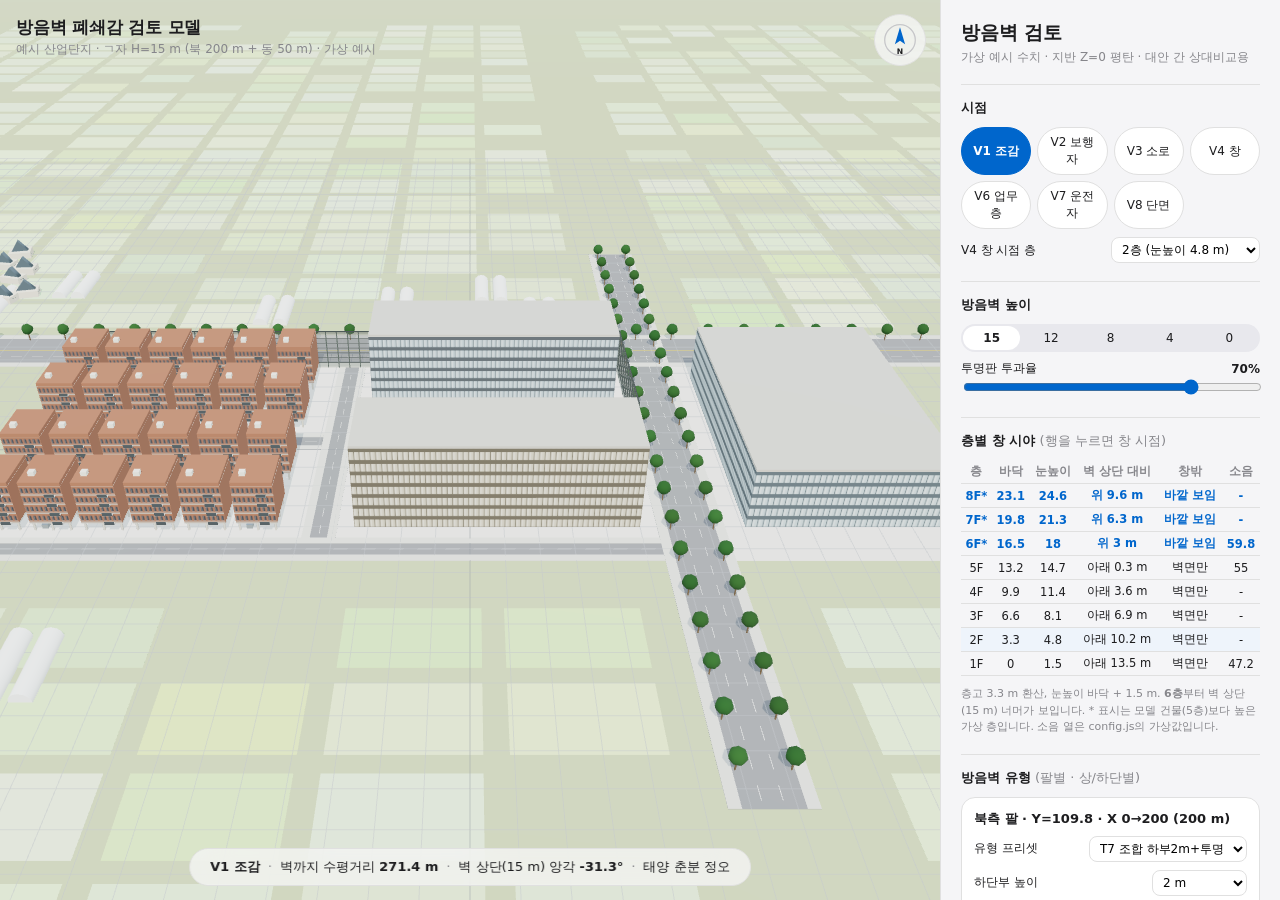
<file: 02_barrier-3d/index.html>
<!DOCTYPE html>
<html lang="ko">
<head>
<meta charset="utf-8">
<meta name="viewport" content="width=device-width, initial-scale=1">
<title>방음벽 폐쇄감 검토 모델</title>
<!--
  읽기 쉬운 소스판입니다. ES 모듈을 쓰므로 로컬 서버로 여십시오.
    python3 -m http.server 8000   →   http://localhost:8000/
  더블클릭으로 여는 단일 파일은 build_offline.py가 만듭니다(barrier-review-offline.html).
  수치는 config.js에서 바꿉니다.
-->
<script src="config.js"></script>
<script type="importmap">
{
  "imports": {
    "three": "./lib/three/three.module.min.js",
    "three/addons/controls/OrbitControls.js": "./lib/three/addons/controls/OrbitControls.js"
  }
}
</script>
<style>
  :root { --ink:#1d1d1f; --muted:#86868b; --hair:#e0e0e0; --blue:#0066cc; --parch:#f5f5f7; }
  * { box-sizing: border-box; }
  html, body { margin:0; height:100%; overflow:hidden; font-family: system-ui, -apple-system, BlinkMacSystemFont, "Apple SD Gothic Neo", "Malgun Gothic", sans-serif; color: var(--ink); }
  #stage { position:absolute; inset:0 340px 0 0; background:#dfe7ee; }
  #stage canvas { display:block; }
  #caption { position:absolute; top:16px; left:16px; z-index:5; pointer-events:none; }
  #caption h1 { margin:0; font-size:17px; font-weight:600; letter-spacing:-0.2px; }
  #caption p { margin:2px 0 0; font-size:12px; color:var(--muted); }
  #compass { position:absolute; top:14px; right:14px; z-index:6; width:52px; height:52px; border-radius:50%;
    background:rgba(245,245,247,0.8); backdrop-filter:blur(20px) saturate(180%); border:1px solid var(--hair);
    display:flex; align-items:center; justify-content:center; }
  #compassArrow { width:34px; height:34px; }
  #bottombar { position:absolute; left:50%; bottom:14px; transform:translateX(-50%); z-index:6; max-width:92%;
    background:rgba(245,245,247,0.8); backdrop-filter:blur(20px) saturate(180%); border:1px solid var(--hair);
    border-radius:9999px; padding:9px 20px; font-size:13px; white-space:nowrap; overflow:hidden; text-overflow:ellipsis; }
  #bottombar b { font-weight:600; }
  #bottombar .sep { color:var(--muted); margin:0 8px; }
  #cmpOverlay { position:absolute; inset:0; z-index:4; display:none; pointer-events:none; }
  #cmpOverlay .vline { position:absolute; left:50%; top:0; bottom:0; width:1px; background:rgba(255,255,255,0.9); }
  #cmpOverlay .hline { position:absolute; top:50%; left:0; right:0; height:1px; background:rgba(255,255,255,0.9); }
  #cmpOverlay .lbl { position:absolute; background:rgba(245,245,247,0.85); backdrop-filter:blur(12px);
    border:1px solid var(--hair); border-radius:9999px; padding:5px 12px; font-size:12px; font-weight:600; }
  #cmpOverlay .lbl span { font-weight:400; color:var(--muted); }
  #panel { position:absolute; top:0; right:0; bottom:0; width:340px; background:var(--parch); border-left:1px solid var(--hair); overflow-y:auto; }
  #panel .inner { padding:20px 20px 40px; }
  #panel h2 { font-size:19px; font-weight:600; letter-spacing:-0.2px; margin:0; }
  #panel .sub { font-size:12px; color:var(--muted); margin:3px 0 0; }
  #panel section { border-top:1px solid var(--hair); margin-top:18px; padding-top:14px; }
  #panel h3 { font-size:13px; font-weight:600; margin:0 0 10px; }
  .btnrow { display:grid; grid-template-columns:1fr 1fr; gap:6px; }
  .btnrow.four { grid-template-columns:repeat(4,1fr); }
  button { font:inherit; cursor:pointer; }
  .pill { border:1px solid var(--hair); background:#fff; color:var(--ink); border-radius:9999px; padding:6px 8px; font-size:12px; }
  .pill:active { transform:scale(0.95); }
  .pill.on { background:var(--blue); border-color:var(--blue); color:#fff; font-weight:600; }
  .seg { display:flex; background:#e8e8ed; border-radius:9999px; padding:2px; gap:2px; }
  .seg button { flex:1; border:0; background:transparent; border-radius:9999px; padding:5px 4px; font-size:12px; color:var(--ink); }
  .seg button.on { background:#fff; font-weight:600; }
  .card { background:#fff; border:1px solid var(--hair); border-radius:14px; padding:12px; margin-top:10px; }
  .card .ttl { font-size:13px; font-weight:600; margin-bottom:8px; }
  .row { display:flex; align-items:center; justify-content:space-between; gap:8px; margin-top:8px; font-size:12px; }
  select { font:inherit; font-size:12px; padding:4px 6px; border:1px solid var(--hair); border-radius:8px; background:#fff; max-width:170px; }
  input[type=range] { width:100%; accent-color:var(--blue); }
  input[type=checkbox] { accent-color:var(--blue); width:16px; height:16px; }
  .est { font-size:11px; color:var(--muted); margin-top:8px; }
  .fine { font-size:11px; color:var(--muted); line-height:1.5; margin-top:10px; }
  table.floors { width:100%; border-collapse:collapse; font-size:11.5px; margin-top:6px; }
  table.floors th, table.floors td { border-bottom:1px solid var(--hair); padding:4px 3px; text-align:center; }
  table.floors th { font-weight:600; color:var(--muted); }
  table.floors tr.open td { color:var(--blue); font-weight:600; }
  table.floors tr.sel td { background:#eef4fb; }
  table.floors tr { cursor:pointer; }
  .linkbtn { background:none; border:0; color:var(--blue); font-size:13px; padding:0; }
  .linkbtn:hover { text-decoration:underline; }
  .primary { width:100%; border:0; background:var(--blue); color:#fff; border-radius:9999px; padding:9px; font-size:14px; font-weight:600; margin-top:4px; }
  dialog { border:1px solid var(--hair); border-radius:18px; padding:0; max-width:600px; width:90%; max-height:80vh; }
  dialog::backdrop { background:rgba(0,0,0,0.3); }
  dialog .dwrap { padding:24px; overflow-y:auto; max-height:calc(80vh - 2px); }
  dialog h3 { margin:0 0 6px; font-size:17px; font-weight:600; }
  dialog h4 { margin:16px 0 6px; font-size:13px; font-weight:600; }
  dialog ul { margin:0; padding-left:18px; font-size:13px; line-height:1.65; }
  dialog .close { float:right; }
  #err { display:none; position:absolute; inset:0; z-index:50; background:#fff; padding:40px; font-size:14px; line-height:1.7; }
</style>
</head>
<body>
<div id="stage">
  <div id="caption"><h1>방음벽 폐쇄감 검토 모델</h1><p id="capSub"></p></div>
  <div id="compass"><svg id="compassArrow" viewBox="0 0 40 40"><polygon points="20,5 26,25 20,21 14,25" fill="#0066cc"/><circle cx="20" cy="20" r="18" fill="none" stroke="#c6c6c9" stroke-width="1.5"/><text x="20" y="36" font-size="9" font-weight="600" text-anchor="middle" fill="#1d1d1f">N</text></svg></div>
  <div id="cmpOverlay">
    <div class="vline"></div><div class="hline"></div>
    <div class="lbl" style="top:12px; left:12px" id="cl0"></div>
    <div class="lbl" style="top:12px; left:calc(50% + 12px)" id="cl1"></div>
    <div class="lbl" style="top:calc(50% + 12px); left:12px" id="cl2"></div>
    <div class="lbl" style="top:calc(50% + 12px); left:calc(50% + 12px)" id="cl3"></div>
  </div>
  <div id="bottombar">불러오는 중…</div>
</div>

<div id="panel"><div class="inner">
  <h2>방음벽 검토</h2>
  <p class="sub">가상 예시 수치 · 지반 Z=0 평탄 · 대안 간 상대비교용</p>

  <section>
    <h3>시점</h3>
    <div class="btnrow four" id="viewBtns">
      <button class="pill" data-v="V1">V1 조감</button>
      <button class="pill" data-v="V2">V2 보행자</button>
      <button class="pill" data-v="V3">V3 소로</button>
      <button class="pill" data-v="V4">V4 창</button>
      <button class="pill" data-v="V6">V6 업무층</button>
      <button class="pill" data-v="V7">V7 운전자</button>
      <button class="pill" data-v="V8">V8 단면</button>
    </div>
    <div class="row"><label>V4 창 시점 층</label><select id="floorSel"></select></div>
  </section>

  <section>
    <h3>방음벽 높이</h3>
    <div class="seg" id="hSeg"></div>
    <div class="row"><label>투명판 투과율</label><b id="transVal" style="font-size:12px"></b></div>
    <input type="range" id="transSlider" min="0" max="90" step="5">
  </section>

  <section>
    <h3>층별 창 시야 <span style="color:var(--muted); font-weight:400">(행을 누르면 창 시점)</span></h3>
    <div id="floorTable"></div>
    <p class="fine" id="floorNote"></p>
  </section>

  <section>
    <h3>방음벽 유형 <span style="color:var(--muted); font-weight:400">(팔별 · 상/하단별)</span></h3>
    <div class="card" id="armN"></div>
    <div class="card" id="armE"></div>
    <div class="row"><label>T3 목재 지주 사용</label><input type="checkbox" id="woodPost"></div>
    <div class="row"><label>T10 벽면 녹화 시기</label>
      <div class="seg" style="flex:1; max-width:170px" id="vineSeg"><button data-a="new" class="on">준공 직후</button><button data-a="old">5년 후</button></div>
    </div>
    <p class="fine">투명판에는 조류충돌 방지 무늬를 항상 적용(｢야생생물 보호 및 관리에 관한 법률｣ 제8조의2, ｢방음시설의 성능 및 설치기준｣ 제13조). 무늬 5×10 규격은 가이드라인 기준이며 원문 확인 필요.</p>
  </section>

  <section>
    <h3>유형 비교 (같은 시점 2×2)</h3>
    <button class="primary" id="cmpBtn">T1 · T4 · T7 · T9 비교</button>
    <div class="row" id="cmpViewRow" style="display:none"><label>비교 시점</label>
      <div class="seg" style="flex:1; max-width:170px" id="cmpViewSeg"><button data-cv="V2" class="on">V2 보행자</button><button data-cv="V4">V4 창</button></div>
    </div>
  </section>

  <section>
    <h3>환경</h3>
    <div class="btnrow" id="sunBtns">
      <button class="pill" data-s="winter">동지 정오</button>
      <button class="pill on" data-s="equinox">춘분 정오</button>
      <button class="pill" data-s="summer">하지 정오</button>
      <button class="pill" data-s="pm3">춘분 오후 3시</button>
    </div>
    <div class="row"><label>10 m 격자</label><input type="checkbox" id="gridChk" checked></div>
    <div class="row"><label>벽 뒤 건물 표시</label><input type="checkbox" id="villaChk" checked></div>
  </section>

  <section>
    <button class="linkbtn" id="assumeBtn">가정값 · 근거 보기 ›</button>
  </section>
</div></div>

<dialog id="assumeDlg"><div class="dwrap">
  <button class="pill close" id="assumeClose">닫기</button>
  <h3>가정값</h3>
  <ul id="assumeList"></ul>
  <h4>근거 (config.js의 sources)</h4>
  <ul id="sourceList"></ul>
  <h4>한계</h4>
  <ul>
    <li>치수 검토용 단순 모델입니다. 건물 입면·색상·주변 농촌 맥락은 임의 표현입니다.</li>
    <li>폐쇄감의 국내 법정 정량기준이 없으므로 수치는 대안 간 상대비교로 읽습니다.</li>
  </ul>
</div></dialog>

<div id="err"></div>
<script type="module" src="app.js"></script>
</body>
</html>
</file>
